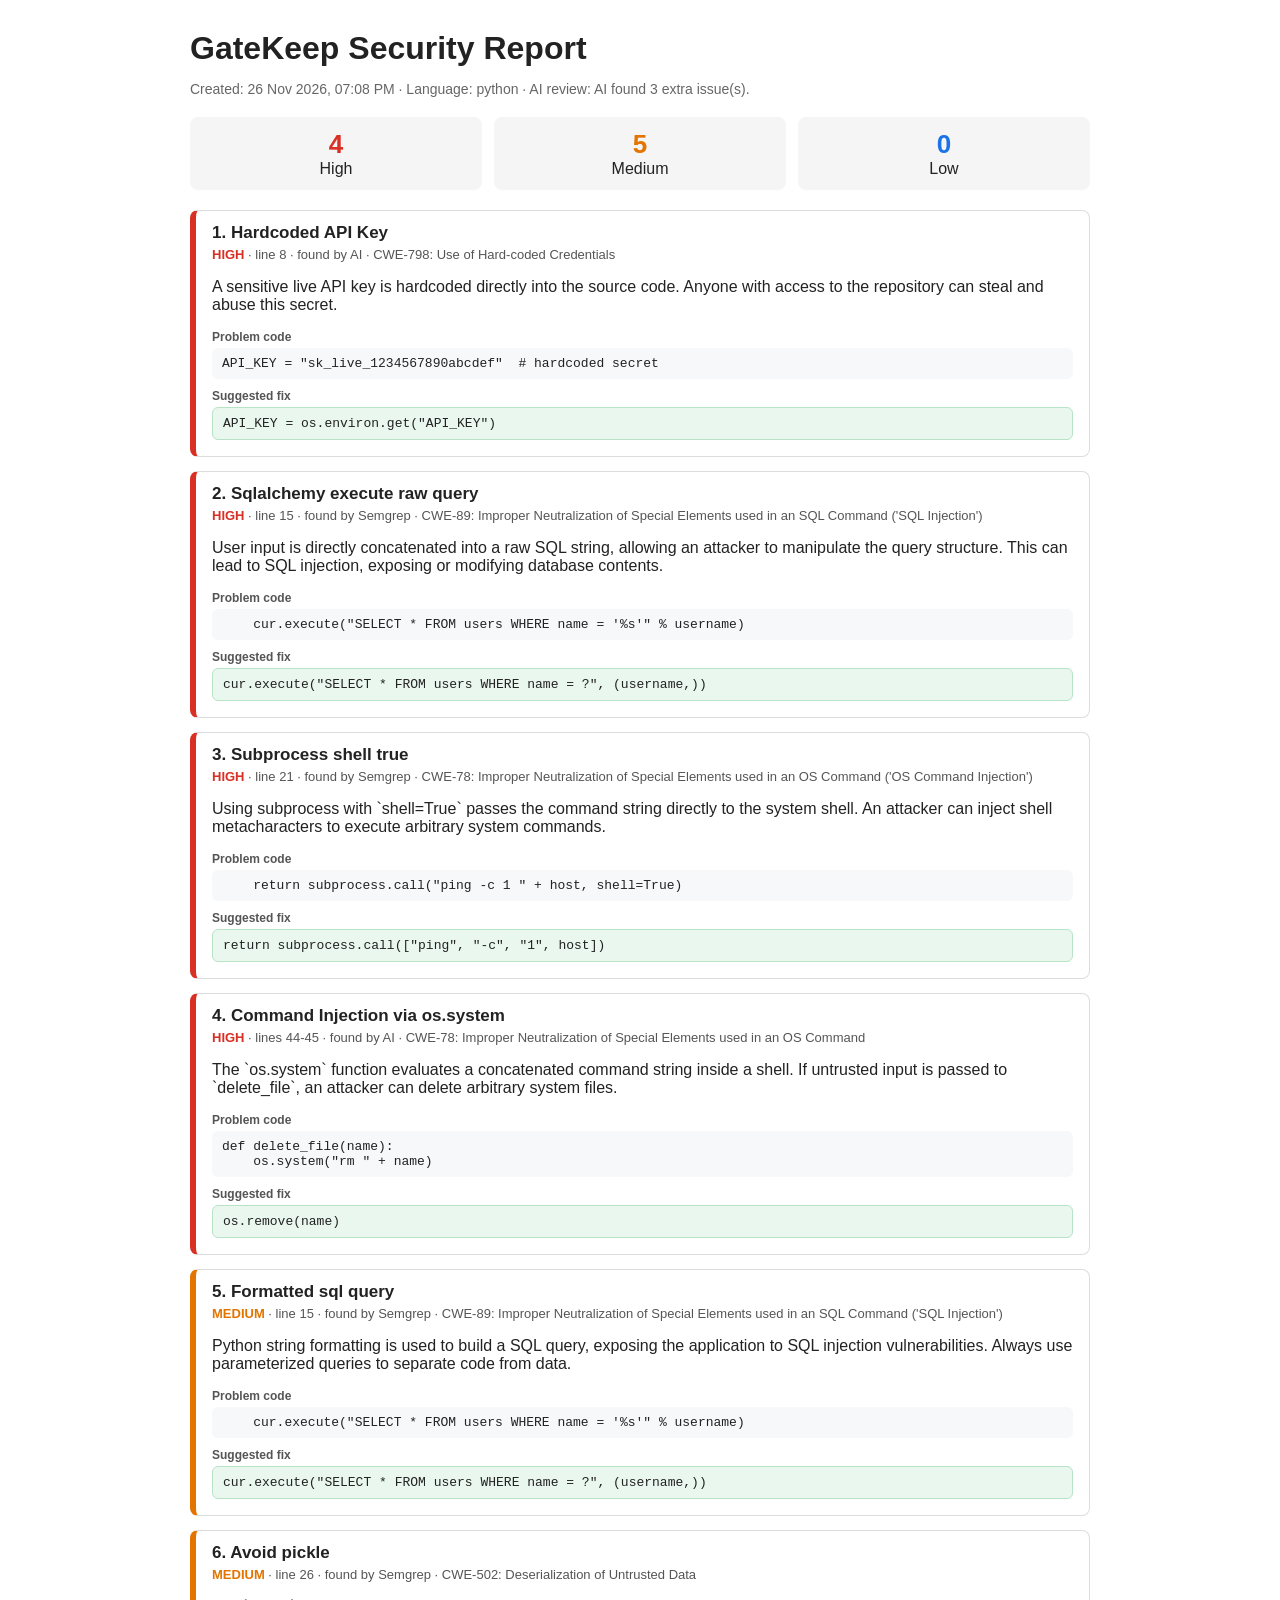
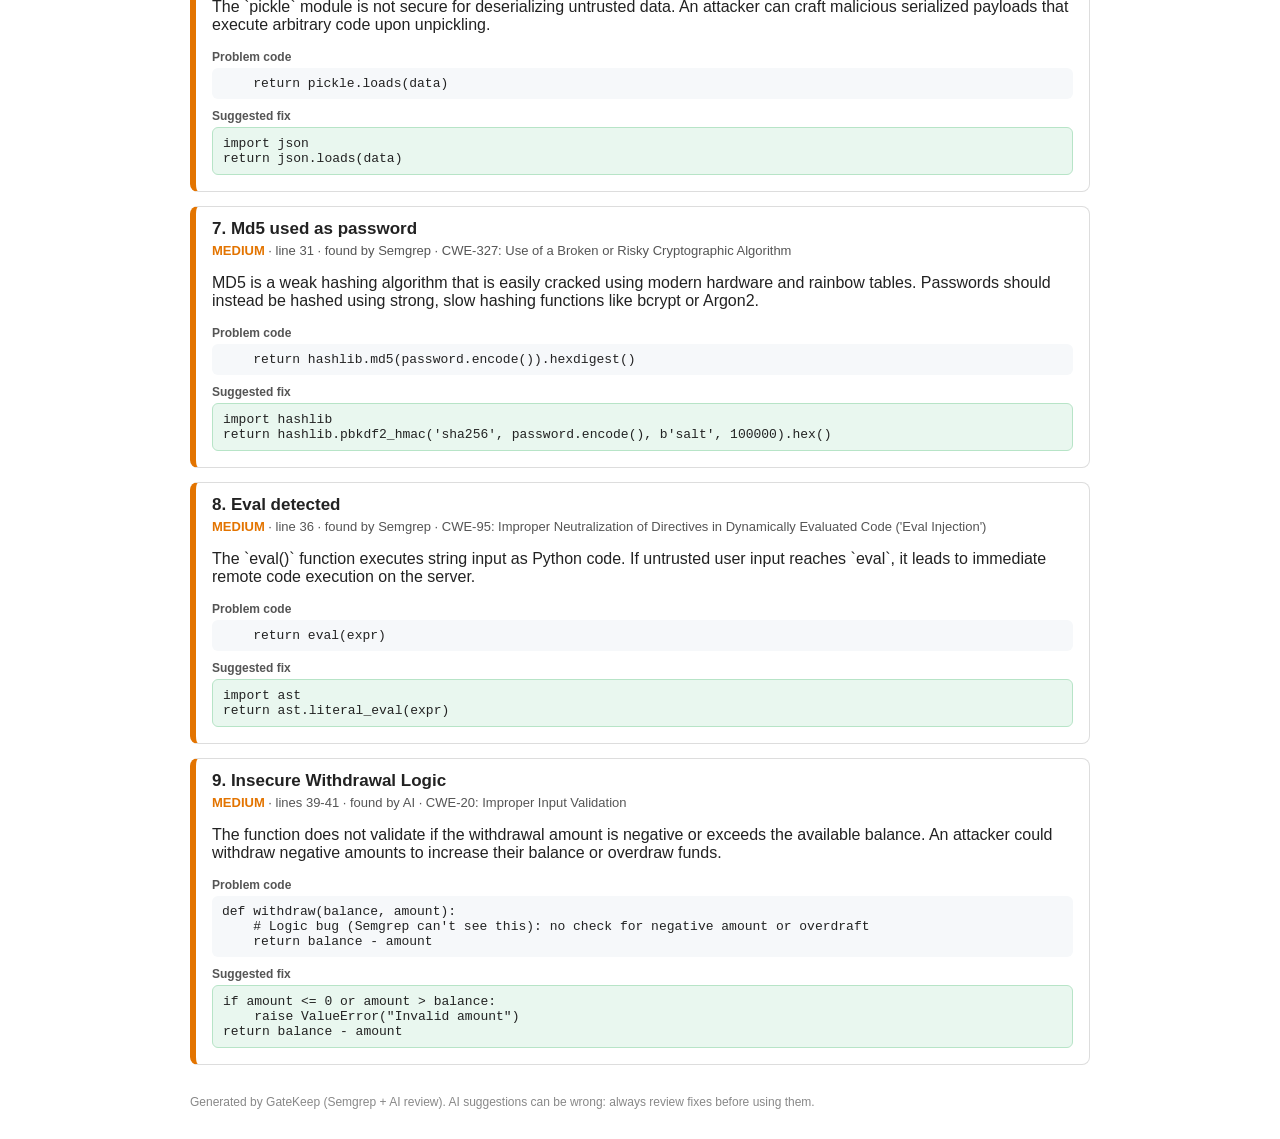
<file: docs/sample-report.html>
<!DOCTYPE html>
<html lang="en">
<head>
<meta charset="UTF-8">
<title>GateKeep Security Report</title>
<style>
body { font-family: "Segoe UI", Arial, sans-serif; max-width: 900px; margin: 30px auto; padding: 0 20px; color: #222; }
h1 { margin-bottom: 4px; }
.meta { color: #666; font-size: 14px; }
.summary { display: flex; gap: 12px; margin: 20px 0; }
.box { flex: 1; padding: 12px; border-radius: 8px; background: #f5f5f5; text-align: center; }
.box b { display: block; font-size: 26px; }
.box.high b { color: #d93025; } .box.medium b { color: #e37400; } .box.low b { color: #1a73e8; }
.finding { border: 1px solid #ddd; border-left: 6px solid #555; border-radius: 8px; padding: 12px 16px; margin: 14px 0;
           page-break-inside: avoid; }
.finding h2 { font-size: 17px; margin: 0 0 4px; }
.tags { font-size: 13px; color: #555; margin: 0 0 8px; }
.label { font-size: 12px; font-weight: bold; color: #555; margin-top: 10px; }
pre { background: #f6f8fa; padding: 8px 10px; border-radius: 6px; white-space: pre-wrap; font-size: 13px; margin: 4px 0; }
pre.fix { background: #e9f7ef; border: 1px solid #b7e4c7; }
.foot { color: #888; font-size: 12px; margin-top: 30px; }
</style>
</head>
<body>
  <h1>GateKeep Security Report</h1>
  <p class="meta">Created: 26 Nov 2026, 07:08 PM · Language: python
     · AI review: AI found 3 extra issue(s).</p>

  <div class="summary">
    <div class="box high"><b>4</b> High</div>
    <div class="box medium"><b>5</b> Medium</div>
    <div class="box low"><b>0</b> Low</div>
  </div>

  
  <div class="finding" style="border-left-color:#d93025">
    <h2>1. Hardcoded API Key</h2>
    <p class="tags"><span style="color:#d93025"><b>HIGH</b></span>
       · line 8 · found by AI · CWE-798: Use of Hard-coded Credentials</p>
    <p>A sensitive live API key is hardcoded directly into the source code. Anyone with access to the repository can steal and abuse this secret.</p>
    <div class="label">Problem code</div>
    <pre>API_KEY = &quot;sk_live_1234567890abcdef&quot;  # hardcoded secret</pre>
    <div class="label">Suggested fix</div><pre class="fix">API_KEY = os.environ.get(&quot;API_KEY&quot;)</pre>
  </div>

  <div class="finding" style="border-left-color:#d93025">
    <h2>2. Sqlalchemy execute raw query</h2>
    <p class="tags"><span style="color:#d93025"><b>HIGH</b></span>
       · line 15 · found by Semgrep · CWE-89: Improper Neutralization of Special Elements used in an SQL Command (&#x27;SQL Injection&#x27;)</p>
    <p>User input is directly concatenated into a raw SQL string, allowing an attacker to manipulate the query structure. This can lead to SQL injection, exposing or modifying database contents.</p>
    <div class="label">Problem code</div>
    <pre>    cur.execute(&quot;SELECT * FROM users WHERE name = &#x27;%s&#x27;&quot; % username)</pre>
    <div class="label">Suggested fix</div><pre class="fix">cur.execute(&quot;SELECT * FROM users WHERE name = ?&quot;, (username,))</pre>
  </div>

  <div class="finding" style="border-left-color:#d93025">
    <h2>3. Subprocess shell true</h2>
    <p class="tags"><span style="color:#d93025"><b>HIGH</b></span>
       · line 21 · found by Semgrep · CWE-78: Improper Neutralization of Special Elements used in an OS Command (&#x27;OS Command Injection&#x27;)</p>
    <p>Using subprocess with `shell=True` passes the command string directly to the system shell. An attacker can inject shell metacharacters to execute arbitrary system commands.</p>
    <div class="label">Problem code</div>
    <pre>    return subprocess.call(&quot;ping -c 1 &quot; + host, shell=True)</pre>
    <div class="label">Suggested fix</div><pre class="fix">return subprocess.call([&quot;ping&quot;, &quot;-c&quot;, &quot;1&quot;, host])</pre>
  </div>

  <div class="finding" style="border-left-color:#d93025">
    <h2>4. Command Injection via os.system</h2>
    <p class="tags"><span style="color:#d93025"><b>HIGH</b></span>
       · lines 44-45 · found by AI · CWE-78: Improper Neutralization of Special Elements used in an OS Command</p>
    <p>The `os.system` function evaluates a concatenated command string inside a shell. If untrusted input is passed to `delete_file`, an attacker can delete arbitrary system files.</p>
    <div class="label">Problem code</div>
    <pre>def delete_file(name):
    os.system(&quot;rm &quot; + name)</pre>
    <div class="label">Suggested fix</div><pre class="fix">os.remove(name)</pre>
  </div>

  <div class="finding" style="border-left-color:#e37400">
    <h2>5. Formatted sql query</h2>
    <p class="tags"><span style="color:#e37400"><b>MEDIUM</b></span>
       · line 15 · found by Semgrep · CWE-89: Improper Neutralization of Special Elements used in an SQL Command (&#x27;SQL Injection&#x27;)</p>
    <p>Python string formatting is used to build a SQL query, exposing the application to SQL injection vulnerabilities. Always use parameterized queries to separate code from data.</p>
    <div class="label">Problem code</div>
    <pre>    cur.execute(&quot;SELECT * FROM users WHERE name = &#x27;%s&#x27;&quot; % username)</pre>
    <div class="label">Suggested fix</div><pre class="fix">cur.execute(&quot;SELECT * FROM users WHERE name = ?&quot;, (username,))</pre>
  </div>

  <div class="finding" style="border-left-color:#e37400">
    <h2>6. Avoid pickle</h2>
    <p class="tags"><span style="color:#e37400"><b>MEDIUM</b></span>
       · line 26 · found by Semgrep · CWE-502: Deserialization of Untrusted Data</p>
    <p>The `pickle` module is not secure for deserializing untrusted data. An attacker can craft malicious serialized payloads that execute arbitrary code upon unpickling.</p>
    <div class="label">Problem code</div>
    <pre>    return pickle.loads(data)</pre>
    <div class="label">Suggested fix</div><pre class="fix">import json
return json.loads(data)</pre>
  </div>

  <div class="finding" style="border-left-color:#e37400">
    <h2>7. Md5 used as password</h2>
    <p class="tags"><span style="color:#e37400"><b>MEDIUM</b></span>
       · line 31 · found by Semgrep · CWE-327: Use of a Broken or Risky Cryptographic Algorithm</p>
    <p>MD5 is a weak hashing algorithm that is easily cracked using modern hardware and rainbow tables. Passwords should instead be hashed using strong, slow hashing functions like bcrypt or Argon2.</p>
    <div class="label">Problem code</div>
    <pre>    return hashlib.md5(password.encode()).hexdigest()</pre>
    <div class="label">Suggested fix</div><pre class="fix">import hashlib
return hashlib.pbkdf2_hmac(&#x27;sha256&#x27;, password.encode(), b&#x27;salt&#x27;, 100000).hex()</pre>
  </div>

  <div class="finding" style="border-left-color:#e37400">
    <h2>8. Eval detected</h2>
    <p class="tags"><span style="color:#e37400"><b>MEDIUM</b></span>
       · line 36 · found by Semgrep · CWE-95: Improper Neutralization of Directives in Dynamically Evaluated Code (&#x27;Eval Injection&#x27;)</p>
    <p>The `eval()` function executes string input as Python code. If untrusted user input reaches `eval`, it leads to immediate remote code execution on the server.</p>
    <div class="label">Problem code</div>
    <pre>    return eval(expr)</pre>
    <div class="label">Suggested fix</div><pre class="fix">import ast
return ast.literal_eval(expr)</pre>
  </div>

  <div class="finding" style="border-left-color:#e37400">
    <h2>9. Insecure Withdrawal Logic</h2>
    <p class="tags"><span style="color:#e37400"><b>MEDIUM</b></span>
       · lines 39-41 · found by AI · CWE-20: Improper Input Validation</p>
    <p>The function does not validate if the withdrawal amount is negative or exceeds the available balance. An attacker could withdraw negative amounts to increase their balance or overdraw funds.</p>
    <div class="label">Problem code</div>
    <pre>def withdraw(balance, amount):
    # Logic bug (Semgrep can&#x27;t see this): no check for negative amount or overdraft
    return balance - amount</pre>
    <div class="label">Suggested fix</div><pre class="fix">if amount &lt;= 0 or amount &gt; balance:
    raise ValueError(&quot;Invalid amount&quot;)
return balance - amount</pre>
  </div>

  <p class="foot">Generated by GateKeep (Semgrep + AI review). AI suggestions can be wrong:
     always review fixes before using them.</p>
</body>
</html>
</file>
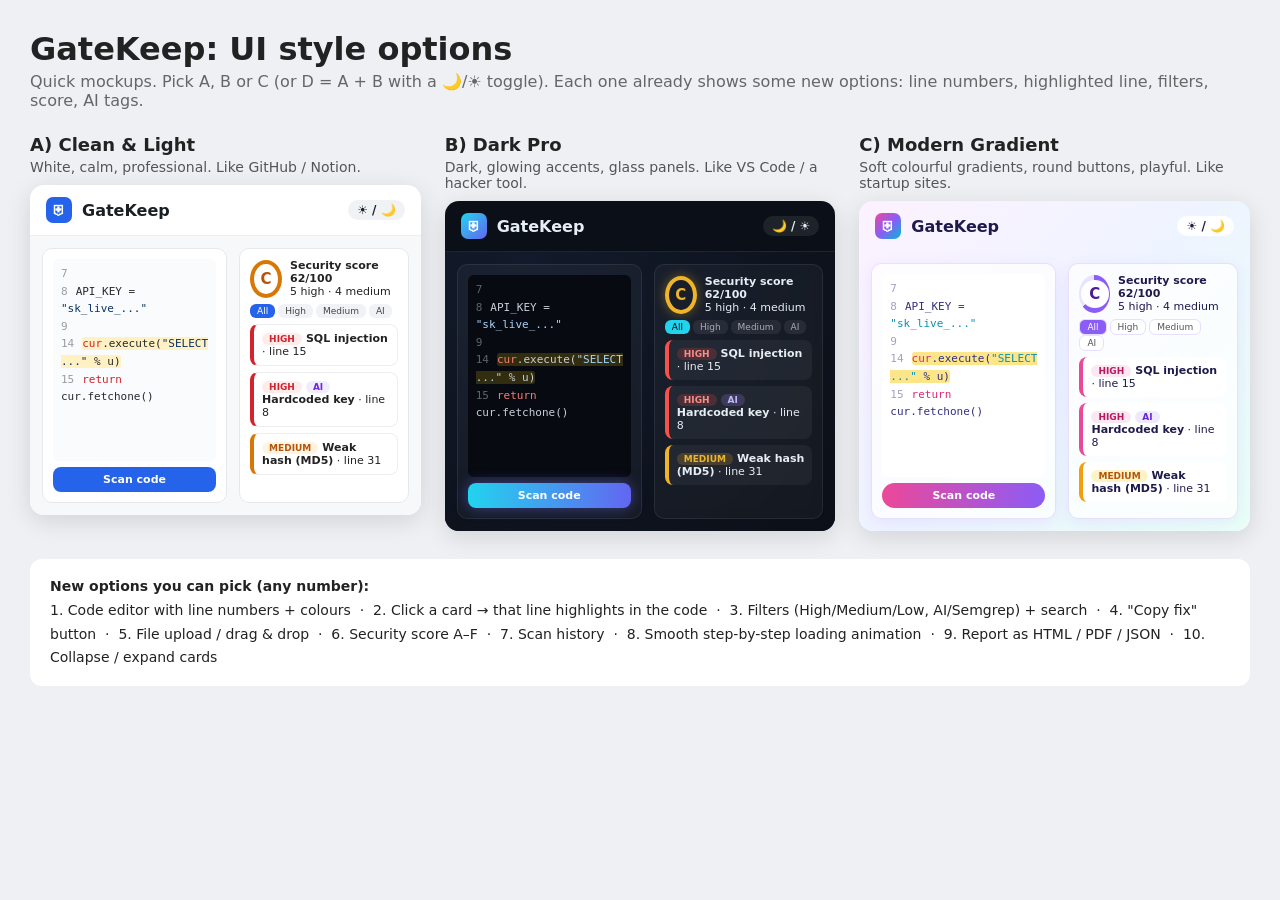
<file: docs/ui-options.html>
<!DOCTYPE html>
<html lang="en">
<head>
<meta charset="UTF-8">
<title>GateKeep: UI style options</title>
<style>
  * { box-sizing: border-box; }
  body { margin: 0; font-family: "Segoe UI", system-ui, sans-serif; background: #eef0f4; color: #222; padding: 30px; }
  h1 { margin: 0 0 4px; } .sub { color: #666; margin: 0 0 24px; }
  .grid { display: grid; grid-template-columns: repeat(auto-fit, minmax(380px, 1fr)); gap: 24px; }
  .opt h2 { margin: 0 0 4px; font-size: 18px; } .opt p { margin: 0 0 10px; color: #555; font-size: 14px; }
  .mock { border-radius: 14px; overflow: hidden; height: 330px; display: flex; flex-direction: column; box-shadow: 0 6px 24px rgba(0,0,0,.12); }
  .bar { padding: 12px 16px; display: flex; align-items: center; gap: 10px; font-weight: 700; }
  .logo { width: 26px; height: 26px; border-radius: 7px; display: grid; place-items: center; font-size: 14px; color: #fff; }
  .body { flex: 1; display: grid; grid-template-columns: 1fr 1fr; gap: 12px; padding: 12px; }
  .pane { border-radius: 10px; padding: 10px; font-size: 11px; display: flex; flex-direction: column; gap: 6px; }
  .code { font-family: Consolas, monospace; line-height: 1.6; flex: 1; border-radius: 6px; padding: 6px 8px; }
  .ln { opacity: .45; margin-right: 8px; }
  .hl { border-radius: 3px; }
  .btn { border-radius: 8px; padding: 6px 10px; text-align: center; font-weight: 600; font-size: 11px; }
  .card { border-radius: 8px; padding: 7px 8px; border-left: 4px solid; }
  .chip { display: inline-block; border-radius: 99px; padding: 1px 7px; font-size: 9px; font-weight: 700; margin-right: 4px; }
  .score { display: flex; align-items: center; gap: 8px; }
  .ring { width: 38px; height: 38px; border-radius: 50%; display: grid; place-items: center; font-weight: 800; font-size: 15px; }
  .filters span { display: inline-block; border-radius: 6px; padding: 2px 7px; font-size: 9px; margin-right: 3px; }
  .toggle { margin-left: auto; font-size: 12px; border-radius: 99px; padding: 3px 9px; }

  /* A: Clean & Light */
  .a { background: #fff; } .a .bar { border-bottom: 1px solid #eceef2; color: #1b1f24; }
  .a .logo { background: #2563eb; } .a .body { background: #f7f8fa; }
  .a .pane { background: #fff; border: 1px solid #e6e8ec; } .a .code { background: #fafbfc; color: #24292f; }
  .a .kw { color: #cf222e; } .a .str { color: #0a3069; } .a .hl { background: #fff1c2; }
  .a .btn { background: #2563eb; color: #fff; } .a .card { background: #fff; border: 1px solid #eceef2; border-left: 4px solid #d1242f; }
  .a .card.m { border-left-color: #d97706; } .a .chip.h { background: #ffebe9; color: #d1242f; } .a .chip.m { background: #fff4e0; color: #b45309; }
  .a .chip.ai { background: #f1ecff; color: #6d28d9; } .a .ring { border: 4px solid #d97706; color: #b45309; }
  .a .filters span { background: #f0f2f5; color: #444; } .a .filters span.on { background: #2563eb; color: #fff; }

  /* B: Dark Pro */
  .b { background: #0b0f17; color: #e6edf3; } .b .bar { border-bottom: 1px solid #1d2533; }
  .b .logo { background: linear-gradient(135deg, #22d3ee, #6366f1); } .b .body { background: radial-gradient(circle at 20% 0%, #121a2b, #0b0f17); }
  .b .pane { background: rgba(255,255,255,.04); border: 1px solid rgba(255,255,255,.08); backdrop-filter: blur(6px); }
  .b .code { background: #070a10; color: #c9d1d9; } .b .kw { color: #ff7b72; } .b .str { color: #a5d6ff; } .b .hl { background: rgba(250,204,21,.18); }
  .b .btn { background: linear-gradient(90deg, #22d3ee, #6366f1); color: #fff; box-shadow: 0 0 14px rgba(99,102,241,.5); }
  .b .card { background: rgba(255,255,255,.05); border-left-color: #f85149; } .b .card.m { border-left-color: #f0b429; }
  .b .chip.h { background: rgba(248,81,73,.18); color: #ff8b84; } .b .chip.m { background: rgba(240,180,41,.18); color: #f0b429; }
  .b .chip.ai { background: rgba(167,139,250,.2); color: #c4b5fd; } .b .ring { border: 4px solid #f0b429; color: #f0b429; box-shadow: 0 0 12px rgba(240,180,41,.4); }
  .b .filters span { background: rgba(255,255,255,.07); color: #aab; } .b .filters span.on { background: #22d3ee; color: #001; }

  /* C: Modern Gradient */
  .c { background: linear-gradient(135deg, #fdf2ff, #eef4ff 50%, #e9fff7); color: #1e1b4b; }
  .c .bar { font-size: 16px; } .c .logo { background: linear-gradient(135deg, #ec4899, #8b5cf6, #06b6d4); }
  .c .pane { background: rgba(255,255,255,.75); border: 1px solid rgba(139,92,246,.18); box-shadow: 0 4px 16px rgba(139,92,246,.10); }
  .c .code { background: #fff; color: #312e81; } .c .kw { color: #db2777; } .c .str { color: #0891b2; } .c .hl { background: #fde68a; }
  .c .btn { background: linear-gradient(90deg, #ec4899, #8b5cf6); color: #fff; border-radius: 99px; }
  .c .card { background: #fff; border-left-color: #ec4899; } .c .card.m { border-left-color: #f59e0b; }
  .c .chip.h { background: #fce7f3; color: #be185d; } .c .chip.m { background: #fef3c7; color: #b45309; } .c .chip.ai { background: #ede9fe; color: #6d28d9; }
  .c .ring { background: conic-gradient(#8b5cf6 0 62%, #e9e3ff 0); color: #4c1d95; position: relative; }
  .c .ring b { background: #fff; width: 28px; height: 28px; border-radius: 50%; display: grid; place-items: center; }
  .c .filters span { background: #fff; color: #555; border: 1px solid #e4e0ff; } .c .filters span.on { background: #8b5cf6; color: #fff; }

  .notes { margin-top: 28px; background: #fff; border-radius: 12px; padding: 16px 20px; font-size: 14px; line-height: 1.7; }
</style>
</head>
<body>
  <h1>GateKeep: UI style options</h1>
  <p class="sub">Quick mockups. Pick A, B or C (or D = A + B with a 🌙/☀️ toggle). Each one already shows some new options: line numbers, highlighted line, filters, score, AI tags.</p>

  <div class="grid">
    <div class="opt">
      <h2>A) Clean &amp; Light</h2>
      <p>White, calm, professional. Like GitHub / Notion.</p>
      <div class="mock a">
        <div class="bar"><span class="logo">⛨</span>GateKeep <span class="toggle" style="background:#f0f2f5">☀️ / 🌙</span></div>
        <div class="body">
          <div class="pane">
            <div class="code"><span class="ln">7</span><br><span class="ln">8</span>API_KEY = <span class="str">"sk_live_..."</span><br><span class="ln">9</span><br><span class="ln">14</span><span class="hl"><span class="kw">cur</span>.execute(<span class="str">"SELECT ..."</span> % u)</span><br><span class="ln">15</span><span class="kw">return</span> cur.fetchone()</div>
            <div class="btn">Scan code</div>
          </div>
          <div class="pane">
            <div class="score"><div class="ring">C</div><div><b>Security score 62/100</b><br>5 high · 4 medium</div></div>
            <div class="filters"><span class="on">All</span><span>High</span><span>Medium</span><span>AI</span></div>
            <div class="card"><span class="chip h">HIGH</span><b>SQL injection</b> · line 15</div>
            <div class="card"><span class="chip h">HIGH</span><span class="chip ai">AI</span><b>Hardcoded key</b> · line 8</div>
            <div class="card m"><span class="chip m">MEDIUM</span><b>Weak hash (MD5)</b> · line 31</div>
          </div>
        </div>
      </div>
    </div>

    <div class="opt">
      <h2>B) Dark Pro</h2>
      <p>Dark, glowing accents, glass panels. Like VS Code / a hacker tool.</p>
      <div class="mock b">
        <div class="bar"><span class="logo">⛨</span>GateKeep <span class="toggle" style="background:rgba(255,255,255,.08)">🌙 / ☀️</span></div>
        <div class="body">
          <div class="pane">
            <div class="code"><span class="ln">7</span><br><span class="ln">8</span>API_KEY = <span class="str">"sk_live_..."</span><br><span class="ln">9</span><br><span class="ln">14</span><span class="hl"><span class="kw">cur</span>.execute(<span class="str">"SELECT ..."</span> % u)</span><br><span class="ln">15</span><span class="kw">return</span> cur.fetchone()</div>
            <div class="btn">Scan code</div>
          </div>
          <div class="pane">
            <div class="score"><div class="ring">C</div><div><b>Security score 62/100</b><br>5 high · 4 medium</div></div>
            <div class="filters"><span class="on">All</span><span>High</span><span>Medium</span><span>AI</span></div>
            <div class="card"><span class="chip h">HIGH</span><b>SQL injection</b> · line 15</div>
            <div class="card"><span class="chip h">HIGH</span><span class="chip ai">AI</span><b>Hardcoded key</b> · line 8</div>
            <div class="card m"><span class="chip m">MEDIUM</span><b>Weak hash (MD5)</b> · line 31</div>
          </div>
        </div>
      </div>
    </div>

    <div class="opt">
      <h2>C) Modern Gradient</h2>
      <p>Soft colourful gradients, round buttons, playful. Like startup sites.</p>
      <div class="mock c">
        <div class="bar"><span class="logo">⛨</span>GateKeep <span class="toggle" style="background:#fff">☀️ / 🌙</span></div>
        <div class="body">
          <div class="pane">
            <div class="code"><span class="ln">7</span><br><span class="ln">8</span>API_KEY = <span class="str">"sk_live_..."</span><br><span class="ln">9</span><br><span class="ln">14</span><span class="hl"><span class="kw">cur</span>.execute(<span class="str">"SELECT ..."</span> % u)</span><br><span class="ln">15</span><span class="kw">return</span> cur.fetchone()</div>
            <div class="btn">Scan code</div>
          </div>
          <div class="pane">
            <div class="score"><div class="ring"><b>C</b></div><div><b>Security score 62/100</b><br>5 high · 4 medium</div></div>
            <div class="filters"><span class="on">All</span><span>High</span><span>Medium</span><span>AI</span></div>
            <div class="card"><span class="chip h">HIGH</span><b>SQL injection</b> · line 15</div>
            <div class="card"><span class="chip h">HIGH</span><span class="chip ai">AI</span><b>Hardcoded key</b> · line 8</div>
            <div class="card m"><span class="chip m">MEDIUM</span><b>Weak hash (MD5)</b> · line 31</div>
          </div>
        </div>
      </div>
    </div>
  </div>

  <div class="notes">
    <b>New options you can pick (any number):</b><br>
    1. Code editor with line numbers + colours &nbsp;·&nbsp; 2. Click a card → that line highlights in the code &nbsp;·&nbsp;
    3. Filters (High/Medium/Low, AI/Semgrep) + search &nbsp;·&nbsp; 4. "Copy fix" button &nbsp;·&nbsp;
    5. File upload / drag &amp; drop &nbsp;·&nbsp; 6. Security score A–F &nbsp;·&nbsp; 7. Scan history &nbsp;·&nbsp;
    8. Smooth step-by-step loading animation &nbsp;·&nbsp; 9. Report as HTML / PDF / JSON &nbsp;·&nbsp; 10. Collapse / expand cards
  </div>
</body>
</html>
</file>
